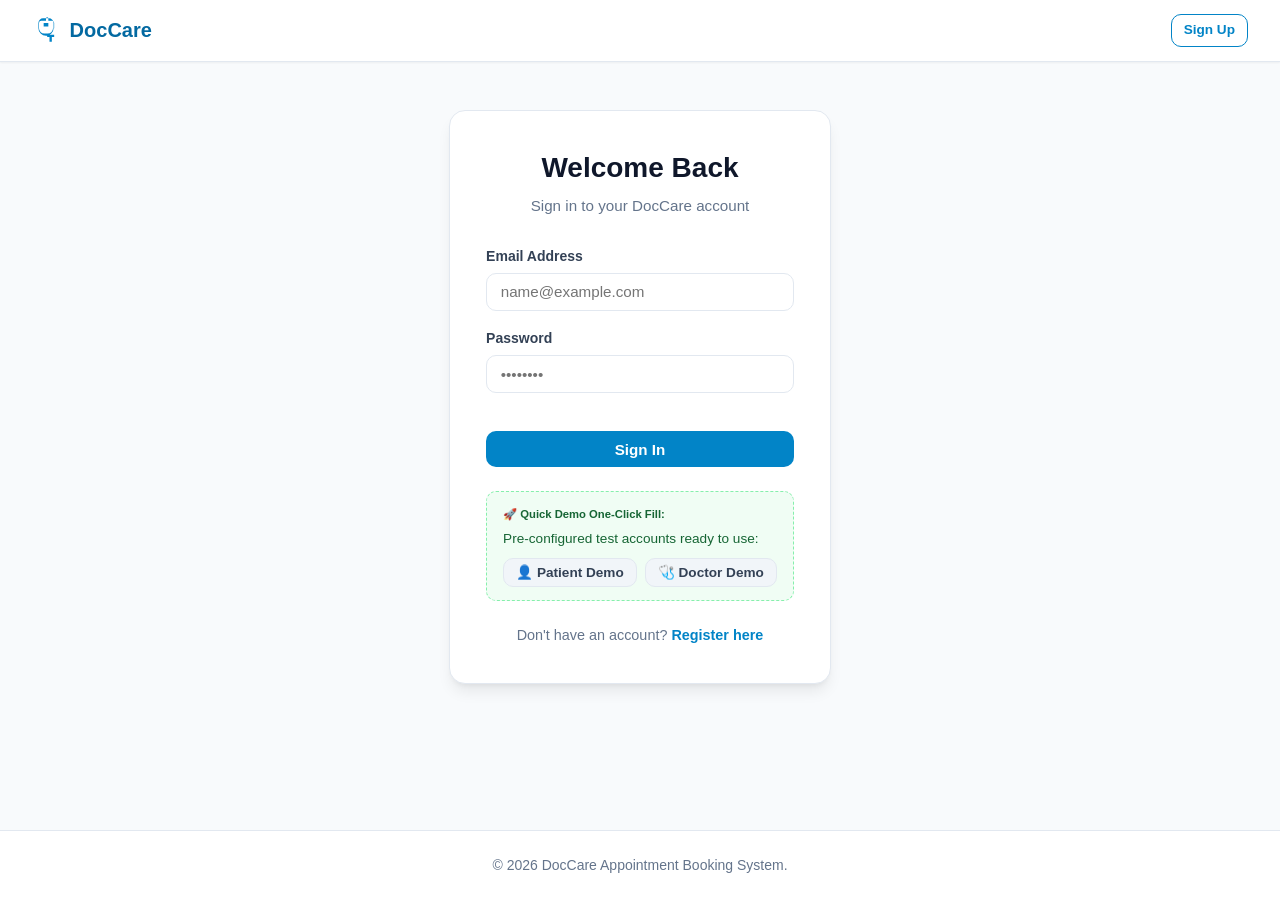
<file: frontend/doctor-dashboard.html>
<!DOCTYPE html>
<html lang="en">
<head>
    <meta charset="UTF-8">
    <meta name="viewport" content="width=device-width, initial-scale=1.0">
    <title>Doctor Portal - DocCare</title>
    <link rel="stylesheet" href="css/styles.css">
</head>
<body>

    <!-- Navbar -->
    <nav class="navbar">
        <a href="index.html" class="nav-brand">
            <svg fill="currentColor" viewBox="0 0 24 24"><path d="M19 10.5V6a2 2 0 0 0-2-2h-3V2a1 1 0 0 0-2 0v2H8a2 2 0 0 0-2 2v4.5A4.5 4.5 0 0 0 10.5 15h3A4.5 4.5 0 0 0 18 10.5M10 6h4v3h-4V6m2 11a6.5 6.5 0 0 1-6.5-6.5V6a4 4 0 0 1 4 4v4.5A6.5 6.5 0 0 1 12 17m7 1h-2v4h-2v-4h-2v-2h6v2z"/></svg>
            <span>DocCare <span style="font-size: 0.8rem; font-weight: 500; color: #64748b;">Doctor Portal</span></span>
        </a>
        <div id="nav-user-area" class="nav-links">
            <!-- Dynamically populated by api.js -->
        </div>
    </nav>

    <!-- Main Container -->
    <main class="container">
        <!-- Dashboard Greeting -->
        <div style="margin-bottom: 2rem;">
            <h1 style="font-size: 1.85rem; font-weight: 800;">Welcome, <span id="doctor-welcome-name">Doctor</span>!</h1>
            <p style="color: #64748b;">Manage patient consultation requests, issue digital prescriptions, and configure your clinic schedule.</p>
        </div>

        <!-- Dashboard Stats Grid -->
        <div class="stats-grid">
            <div class="stat-card">
                <div class="stat-icon blue">📅</div>
                <div class="stat-info">
                    <h4>Total Appointments</h4>
                    <div id="stat-total" class="stat-num">0</div>
                </div>
            </div>
            <div class="stat-card">
                <div class="stat-icon yellow">⏳</div>
                <div class="stat-info">
                    <h4>Pending Requests</h4>
                    <div id="stat-pending" class="stat-num">0</div>
                </div>
            </div>
            <div class="stat-card">
                <div class="stat-icon green">✅</div>
                <div class="stat-info">
                    <h4>Upcoming Confirmed</h4>
                    <div id="stat-confirmed" class="stat-num">0</div>
                </div>
            </div>
            <div class="stat-card">
                <div class="stat-icon purple">🩺</div>
                <div class="stat-info">
                    <h4>Completed Consults</h4>
                    <div id="stat-completed" class="stat-num">0</div>
                </div>
            </div>
        </div>

        <!-- Dashboard Tabs -->
        <div class="tabs-header">
            <button id="tab-btn-appointments" class="tab-btn active" onclick="switchDoctorTab('appointments')">📋 Appointments</button>
            <button id="tab-btn-slots" class="tab-btn" onclick="switchDoctorTab('slots')">⏰ Schedule & Slots</button>
            <button id="tab-btn-profile" class="tab-btn" onclick="switchDoctorTab('profile')">⚙️ Clinic Profile</button>
        </div>

        <!-- TAB 1: Appointments Management -->
        <section id="tab-appointments" class="tab-content" style="display: block;">
            <div style="display: flex; justify-content: space-between; align-items: center; margin-bottom: 1rem; flex-wrap: wrap; gap: 0.75rem;">
                <h3 style="font-size: 1.15rem; font-weight: 700;">Patient Appointments</h3>
                <div style="display: flex; gap: 0.5rem; align-items: center;">
                    <label style="font-size: 0.85rem; font-weight: 600; color: #475569;">Filter Status:</label>
                    <select onchange="filterAppointmentsByStatus(this.value)" class="form-control" style="width: 150px; padding: 0.4rem 0.6rem;">
                        <option value="ALL">All Statuses</option>
                        <option value="PENDING">Pending</option>
                        <option value="CONFIRMED">Confirmed</option>
                        <option value="COMPLETED">Completed</option>
                        <option value="CANCELLED">Cancelled</option>
                    </select>
                </div>
            </div>

            <div class="table-card">
                <table>
                    <thead>
                        <tr>
                            <th>ID</th>
                            <th>Patient</th>
                            <th>Date</th>
                            <th>Time</th>
                            <th>Status</th>
                            <th>Reason / Symptoms</th>
                            <th>Actions</th>
                        </tr>
                    </thead>
                    <tbody id="doctor-appointments-tbody">
                        <!-- Injected via JavaScript -->
                    </tbody>
                </table>
            </div>
        </section>

        <!-- TAB 2: Schedule & Slots Management -->
        <section id="tab-slots" class="tab-content" style="display: none;">
            <div style="display: grid; grid-template-columns: 1fr 2fr; gap: 2rem;">
                <!-- Add Custom Slot Form -->
                <div class="auth-card" style="padding: 1.5rem;">
                    <h3 style="font-size: 1.15rem; font-weight: 700; margin-bottom: 1rem;">➕ Add Availability Slot</h3>
                    <form id="add-slot-form">
                        <div class="form-group">
                            <label class="form-label" for="slot-date">Date</label>
                            <input type="date" id="slot-date" class="form-control" required>
                        </div>
                        <div class="form-group">
                            <label class="form-label" for="slot-start-time">Start Time</label>
                            <input type="time" id="slot-start-time" class="form-control" value="09:00" required>
                        </div>
                        <div class="form-group">
                            <label class="form-label" for="slot-end-time">End Time</label>
                            <input type="time" id="slot-end-time" class="form-control" value="09:30" required>
                        </div>
                        <button type="submit" class="btn btn-primary btn-block">Add Slot</button>
                    </form>
                </div>

                <!-- Existing Slots Grid -->
                <div>
                    <h3 style="font-size: 1.15rem; font-weight: 700; margin-bottom: 1rem;">Your Configured Slots</h3>
                    <div id="doctor-slots-list">
                        <!-- Injected via JavaScript -->
                    </div>
                </div>
            </div>
        </section>

        <!-- TAB 3: Clinic Profile -->
        <section id="tab-profile" class="tab-content" style="display: none;">
            <div class="auth-card" style="max-width: 650px; margin: 0 auto;">
                <h3 style="font-size: 1.25rem; font-weight: 700; margin-bottom: 1.25rem;">Doctor & Clinic Profile Settings</h3>
                <form id="doctor-profile-form">
                    <div style="display: grid; grid-template-columns: repeat(auto-fit, minmax(220px, 1fr)); gap: 1rem;">
                        <div class="form-group">
                            <label class="form-label" for="doc-name">Full Name</label>
                            <input type="text" id="doc-name" class="form-control" required>
                        </div>
                        <div class="form-group">
                            <label class="form-label" for="doc-phone">Phone Number</label>
                            <input type="text" id="doc-phone" class="form-control">
                        </div>
                        <div class="form-group">
                            <label class="form-label" for="doc-spec">Specialization</label>
                            <input type="text" id="doc-spec" class="form-control" required>
                        </div>
                        <div class="form-group">
                            <label class="form-label" for="doc-qual">Qualifications</label>
                            <input type="text" id="doc-qual" class="form-control">
                        </div>
                        <div class="form-group">
                            <label class="form-label" for="doc-exp">Years of Experience</label>
                            <input type="number" id="doc-exp" class="form-control" min="0">
                        </div>
                        <div class="form-group">
                            <label class="form-label" for="doc-fee">Consultation Fee ($)</label>
                            <input type="number" id="doc-fee" class="form-control" min="0" step="5">
                        </div>
                    </div>

                    <div class="form-group">
                        <label class="form-label" for="doc-clinic">Clinic Address / Hospital</label>
                        <input type="text" id="doc-clinic" class="form-control">
                    </div>

                    <div class="form-group">
                        <label class="form-label" for="doc-bio">Professional Biography</label>
                        <textarea id="doc-bio" class="form-control" rows="3"></textarea>
                    </div>

                    <div class="form-group">
                        <label class="form-label" for="doc-photo">Avatar / Photo URL</label>
                        <input type="url" id="doc-photo" class="form-control">
                    </div>

                    <button type="submit" class="btn btn-primary">Save Profile Updates</button>
                </form>
            </div>
        </section>
    </main>

    <!-- Complete Appointment & Issue Prescription Modal -->
    <div id="complete-modal" class="modal-overlay">
        <div class="modal-dialog">
            <div class="modal-header">
                <h3>🩺 Complete Consultation & Prescribe</h3>
                <button type="button" class="modal-close" onclick="closeCompleteModal()">✕</button>
            </div>
            <form id="complete-form">
                <div class="modal-body">
                    <p style="margin-bottom: 1rem; color: #64748b; font-size: 0.9rem;">
                        Patient: <strong id="complete-modal-patient-name" style="color: #0f172a;">Patient</strong>
                    </p>

                    <div class="form-group">
                        <label class="form-label" for="complete-notes">Clinical Observations / Diagnosis</label>
                        <textarea id="complete-notes" class="form-control" rows="3" placeholder="Enter clinical assessment, diagnosis, and patient advice..." required></textarea>
                    </div>

                    <div class="form-group">
                        <label class="form-label" for="complete-prescription">Prescription / Medications</label>
                        <textarea id="complete-prescription" class="form-control" rows="4" placeholder="e.g.&#10;1. Paracetamol 500mg - 1 tab thrice daily after meals&#10;2. Vitamin C 500mg - 1 tab daily (7 days)" required></textarea>
                    </div>
                </div>
                <div class="modal-footer">
                    <button type="button" class="btn btn-secondary" onclick="closeCompleteModal()">Cancel</button>
                    <button type="submit" id="complete-submit-btn" class="btn btn-success">Complete & Issue Prescription</button>
                </div>
            </form>
        </div>
    </div>

    <footer class="footer">
        <p>© 2026 DocCare Appointment Booking System.</p>
    </footer>

    <script src="js/api.js"></script>
    <script src="js/doctor.js"></script>
</body>
</html>
</file>
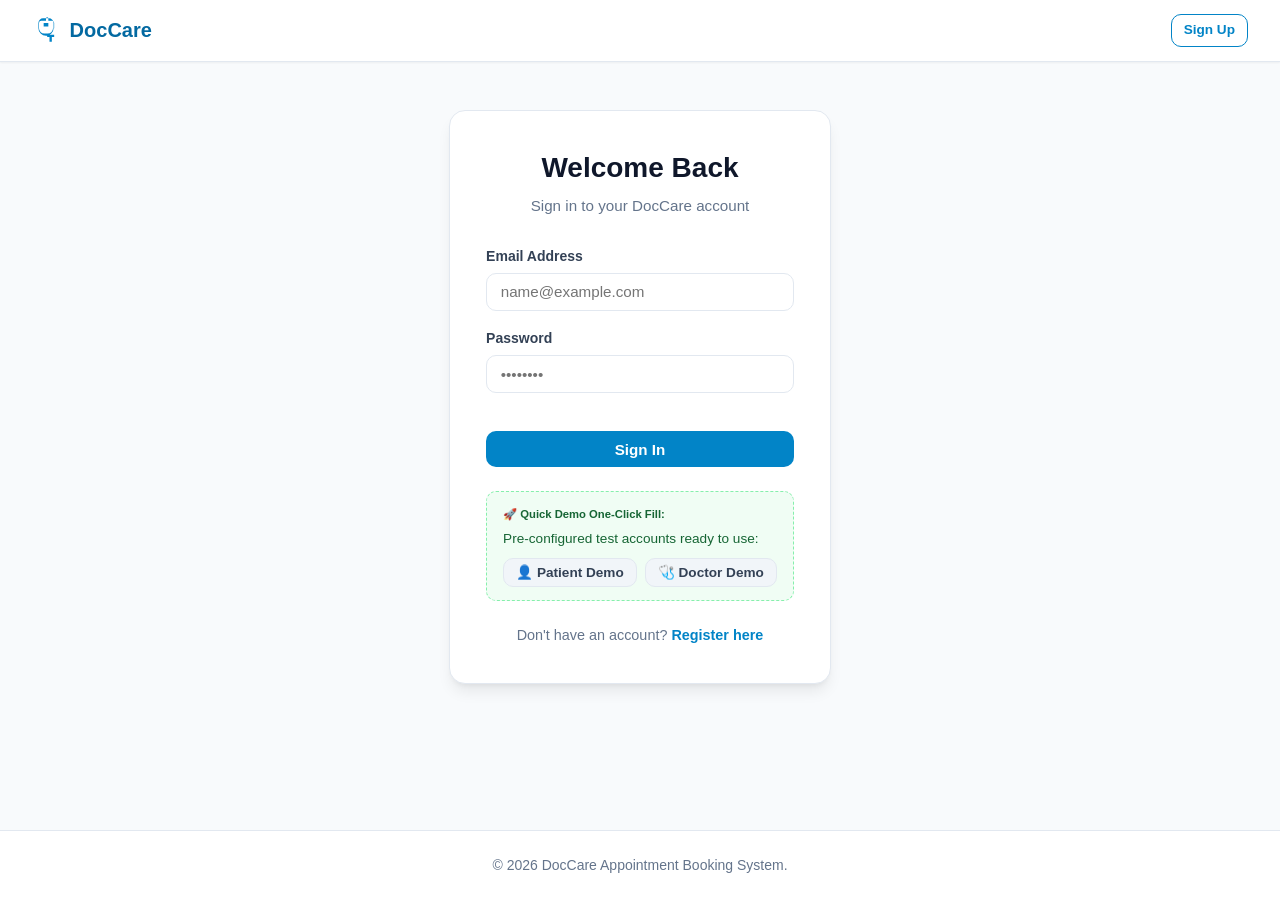
<file: frontend/login.html>
<!DOCTYPE html>
<html lang="en">
<head>
    <meta charset="UTF-8">
    <meta name="viewport" content="width=device-width, initial-scale=1.0">
    <title>Login - DocCare</title>
    <link rel="stylesheet" href="css/styles.css">
</head>
<body>

    <!-- Simple Nav -->
    <nav class="navbar">
        <a href="index.html" class="nav-brand">
            <svg fill="currentColor" viewBox="0 0 24 24"><path d="M19 10.5V6a2 2 0 0 0-2-2h-3V2a1 1 0 0 0-2 0v2H8a2 2 0 0 0-2 2v4.5A4.5 4.5 0 0 0 10.5 15h3A4.5 4.5 0 0 0 18 10.5M10 6h4v3h-4V6m2 11a6.5 6.5 0 0 1-6.5-6.5V6a4 4 0 0 1 4-4h5a4 4 0 0 1 4 4v4.5A6.5 6.5 0 0 1 12 17m7 1h-2v4h-2v-4h-2v-2h6v2z"/></svg>
            <span>DocCare</span>
        </a>
        <div>
            <a href="register.html" class="btn btn-outline btn-sm">Sign Up</a>
        </div>
    </nav>

    <div class="auth-wrapper">
        <div class="auth-card">
            <div class="auth-header">
                <h2>Welcome Back</h2>
                <p>Sign in to your DocCare account</p>
            </div>

            <form id="login-form">
                <div class="form-group">
                    <label class="form-label" for="login-email">Email Address</label>
                    <input type="email" id="login-email" class="form-control" placeholder="name@example.com" required>
                </div>

                <div class="form-group">
                    <label class="form-label" for="login-password">Password</label>
                    <input type="password" id="login-password" class="form-control" placeholder="••••••••" required>
                </div>

                <button type="submit" id="login-submit-btn" class="btn btn-primary btn-block" style="margin-top: 1.25rem;">
                    Sign In
                </button>
            </form>

            <!-- Quick Demo Credentials Box -->
            <div class="demo-credentials-box">
                <h5>🚀 Quick Demo One-Click Fill:</h5>
                <p style="color: #166534; margin-bottom: 0.5rem;">Pre-configured test accounts ready to use:</p>
                <div class="demo-btn-row">
                    <button type="button" onclick="fillDemoLogin('patient')" class="btn btn-secondary btn-sm" style="flex: 1;">
                        👤 Patient Demo
                    </button>
                    <button type="button" onclick="fillDemoLogin('doctor')" class="btn btn-secondary btn-sm" style="flex: 1;">
                        🩺 Doctor Demo
                    </button>
                </div>
            </div>

            <div style="text-align: center; margin-top: 1.5rem; font-size: 0.9rem; color: #64748b;">
                Don't have an account? <a href="register.html" style="font-weight: 600;">Register here</a>
            </div>
        </div>
    </div>

    <footer class="footer">
        <p>© 2026 DocCare Appointment Booking System.</p>
    </footer>

    <script src="js/api.js"></script>
    <script src="js/auth.js"></script>
</body>
</html>
</file>
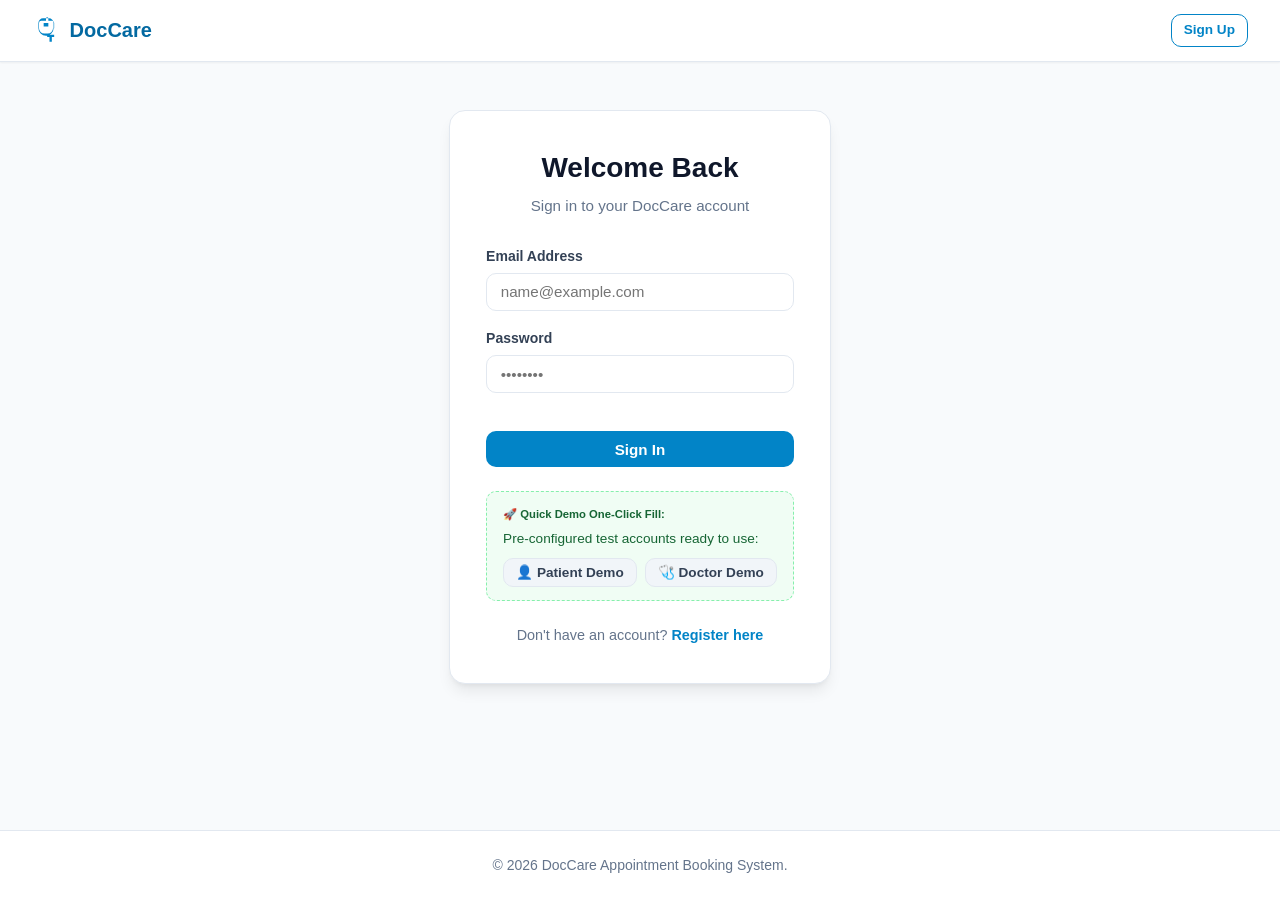
<file: frontend/patient-dashboard.html>
<!DOCTYPE html>
<html lang="en">
<head>
    <meta charset="UTF-8">
    <meta name="viewport" content="width=device-width, initial-scale=1.0">
    <title>Patient Portal - DocCare</title>
    <link rel="stylesheet" href="css/styles.css">
</head>
<body>

    <!-- Navbar -->
    <nav class="navbar">
        <a href="index.html" class="nav-brand">
            <svg fill="currentColor" viewBox="0 0 24 24"><path d="M19 10.5V6a2 2 0 0 0-2-2h-3V2a1 1 0 0 0-2 0v2H8a2 2 0 0 0-2 2v4.5A4.5 4.5 0 0 0 10.5 15h3A4.5 4.5 0 0 0 18 10.5M10 6h4v3h-4V6m2 11a6.5 6.5 0 0 1-6.5-6.5V6a4 4 0 0 1 4-4h5a4 4 0 0 1 4 4v4.5A6.5 6.5 0 0 1 12 17m7 1h-2v4h-2v-4h-2v-2h6v2z"/></svg>
            <span>DocCare</span>
        </a>
        <div id="nav-user-area" class="nav-links">
            <!-- Dynamically populated by api.js -->
        </div>
    </nav>

    <!-- Main Container -->
    <main class="container">
        <!-- Dashboard Greeting -->
        <div style="margin-bottom: 2rem;">
            <h1 style="font-size: 1.85rem; font-weight: 800;">Welcome, <span id="patient-welcome-name">Patient</span>!</h1>
            <p style="color: #64748b;">Manage your appointments, discover specialists, and access digital prescriptions.</p>
        </div>

        <!-- Dashboard Tabs -->
        <div class="tabs-header">
            <button id="tab-btn-doctors" class="tab-btn active" onclick="switchTab('doctors')">🔍 Find Doctors</button>
            <button id="tab-btn-appointments" class="tab-btn" onclick="switchTab('appointments')">📅 My Appointments</button>
            <button id="tab-btn-profile" class="tab-btn" onclick="switchTab('profile')">👤 Health Profile</button>
        </div>

        <!-- TAB 1: Find Doctors & Book -->
        <section id="tab-doctors" class="tab-content" style="display: block;">
            <!-- Search & Filter Card -->
            <form onsubmit="handleSearch(event)" class="search-filter-card">
                <div>
                    <label class="form-label">Search Doctor or Condition</label>
                    <input type="text" id="search-input" class="form-control" placeholder="Search by name, clinic, or keywords...">
                </div>
                <div>
                    <label class="form-label">Specialization</label>
                    <select id="filter-specialization" class="form-control" onchange="handleSearch(event)">
                        <option value="">All Specializations</option>
                    </select>
                </div>
                <div style="align-self: flex-end;">
                    <button type="submit" class="btn btn-primary" style="height: 40px; padding: 0 1.5rem;">
                        Search
                    </button>
                </div>
            </form>

            <!-- Doctors Grid -->
            <div id="doctors-grid" class="doctor-grid">
                <!-- Injected via JavaScript -->
            </div>
        </section>

        <!-- TAB 2: My Appointments -->
        <section id="tab-appointments" class="tab-content" style="display: none;">
            <div class="table-card">
                <table>
                    <thead>
                        <tr>
                            <th>ID</th>
                            <th>Doctor</th>
                            <th>Date</th>
                            <th>Time</th>
                            <th>Status</th>
                            <th>Reason</th>
                            <th>Action</th>
                        </tr>
                    </thead>
                    <tbody id="appointments-table-body">
                        <!-- Injected via JavaScript -->
                    </tbody>
                </table>
            </div>
        </section>

        <!-- TAB 3: Health Profile -->
        <section id="tab-profile" class="tab-content" style="display: none;">
            <div class="auth-card" style="max-width: 650px; margin: 0 auto;">
                <h3 style="font-size: 1.25rem; font-weight: 700; margin-bottom: 1.25rem;">Medical Profile & History</h3>
                <form id="profile-form">
                    <div style="display: grid; grid-template-columns: repeat(auto-fit, minmax(180px, 1fr)); gap: 1rem;">
                        <div class="form-group">
                            <label class="form-label" for="profile-dob">Date of Birth</label>
                            <input type="date" id="profile-dob" class="form-control">
                        </div>
                        <div class="form-group">
                            <label class="form-label" for="profile-gender">Gender</label>
                            <select id="profile-gender" class="form-control">
                                <option value="">Select Gender</option>
                                <option value="Male">Male</option>
                                <option value="Female">Female</option>
                                <option value="Other">Other</option>
                            </select>
                        </div>
                        <div class="form-group">
                            <label class="form-label" for="profile-blood">Blood Group</label>
                            <select id="profile-blood" class="form-control">
                                <option value="">Select Blood Group</option>
                                <option value="A+">A+</option>
                                <option value="A-">A-</option>
                                <option value="B+">B+</option>
                                <option value="B-">B-</option>
                                <option value="O+">O+</option>
                                <option value="O-">O-</option>
                                <option value="AB+">AB+</option>
                                <option value="AB-">AB-</option>
                            </select>
                        </div>
                    </div>

                    <div class="form-group">
                        <label class="form-label" for="profile-address">Address</label>
                        <input type="text" id="profile-address" class="form-control">
                    </div>

                    <div class="form-group">
                        <label class="form-label" for="profile-emergency">Emergency Contact</label>
                        <input type="text" id="profile-emergency" class="form-control">
                    </div>

                    <div class="form-group">
                        <label class="form-label" for="profile-medhistory">Medical History / Allergies</label>
                        <textarea id="profile-medhistory" class="form-control" rows="3"></textarea>
                    </div>

                    <button type="submit" class="btn btn-primary" style="margin-top: 0.5rem;">Save Profile Updates</button>
                </form>
            </div>
        </section>
    </main>

    <!-- Booking Modal -->
    <div id="booking-modal" class="modal-overlay">
        <div class="modal-dialog">
            <div class="modal-header">
                <div>
                    <h3 id="modal-doctor-name">Doctor Name</h3>
                    <span id="modal-doctor-spec" class="specialization-tag">Cardiology</span>
                    <span id="modal-doctor-fee" style="font-weight: 700; color: var(--primary); margin-left: 0.5rem;">$75</span>
                </div>
                <button type="button" class="modal-close" onclick="closeBookingModal()">✕</button>
            </div>
            <form id="booking-form">
                <div class="modal-body">
                    <div class="form-group">
                        <label class="form-label" for="booking-date">Select Appointment Date</label>
                        <input type="date" id="booking-date" class="form-control" onchange="onDateChange()" required>
                    </div>

                    <div class="form-group">
                        <label class="form-label">Select Available Time Slot</label>
                        <div id="slots-grid" class="slots-container">
                            <!-- Slot buttons injected via JS -->
                        </div>
                    </div>

                    <div class="form-group">
                        <label class="form-label" for="booking-reason">Symptoms / Reason for Visit</label>
                        <textarea id="booking-reason" class="form-control" placeholder="Describe symptoms or reason for scheduling this consultation..."></textarea>
                    </div>
                </div>
                <div class="modal-footer">
                    <button type="button" class="btn btn-secondary" onclick="closeBookingModal()">Cancel</button>
                    <button type="submit" id="confirm-booking-btn" class="btn btn-primary">Confirm Booking</button>
                </div>
            </form>
        </div>
    </div>

    <!-- Prescription / Doctor Notes Modal -->
    <div id="prescription-modal" class="modal-overlay">
        <div class="modal-dialog">
            <div class="modal-header">
                <h3>📋 Consultation Summary & Prescription</h3>
                <button type="button" class="modal-close" onclick="closePrescriptionModal()">✕</button>
            </div>
            <div class="modal-body">
                <div style="background-color: #f8fafc; border: 1px solid var(--border); border-radius: var(--radius-md); padding: 1rem; margin-bottom: 1.25rem;">
                    <div style="display: flex; justify-content: space-between; margin-bottom: 0.35rem;">
                        <span style="color: #64748b; font-size: 0.85rem;">Consulting Doctor:</span>
                        <strong id="modal-rx-doctor">Dr. Doctor</strong>
                    </div>
                    <div style="display: flex; justify-content: space-between;">
                        <span style="color: #64748b; font-size: 0.85rem;">Consultation Date:</span>
                        <strong id="modal-rx-date">2026-10-15</strong>
                    </div>
                </div>

                <div class="form-group">
                    <label class="form-label">Doctor's Clinical Notes & Remarks</label>
                    <div id="modal-rx-notes" style="background: #ffffff; border: 1px solid var(--border); border-radius: var(--radius-md); padding: 0.85rem; font-size: 0.9rem; line-height: 1.5; min-height: 60px;"></div>
                </div>

                <div class="form-group">
                    <label class="form-label">Digital Prescription & Medicines</label>
                    <pre id="modal-rx-content" style="background: #f0fdf4; border: 1px solid #bbf7d0; border-radius: var(--radius-md); padding: 0.85rem; font-family: inherit; font-size: 0.9rem; white-space: pre-wrap; line-height: 1.5; color: #166534;"></pre>
                </div>
            </div>
            <div class="modal-footer">
                <button type="button" class="btn btn-primary" onclick="window.print()">🖨️ Print Prescription</button>
                <button type="button" class="btn btn-secondary" onclick="closePrescriptionModal()">Close</button>
            </div>
        </div>
    </div>

    <footer class="footer">
        <p>© 2026 DocCare Appointment Booking System.</p>
    </footer>

    <script src="js/api.js"></script>
    <script src="js/patient.js"></script>
</body>
</html>
</file>
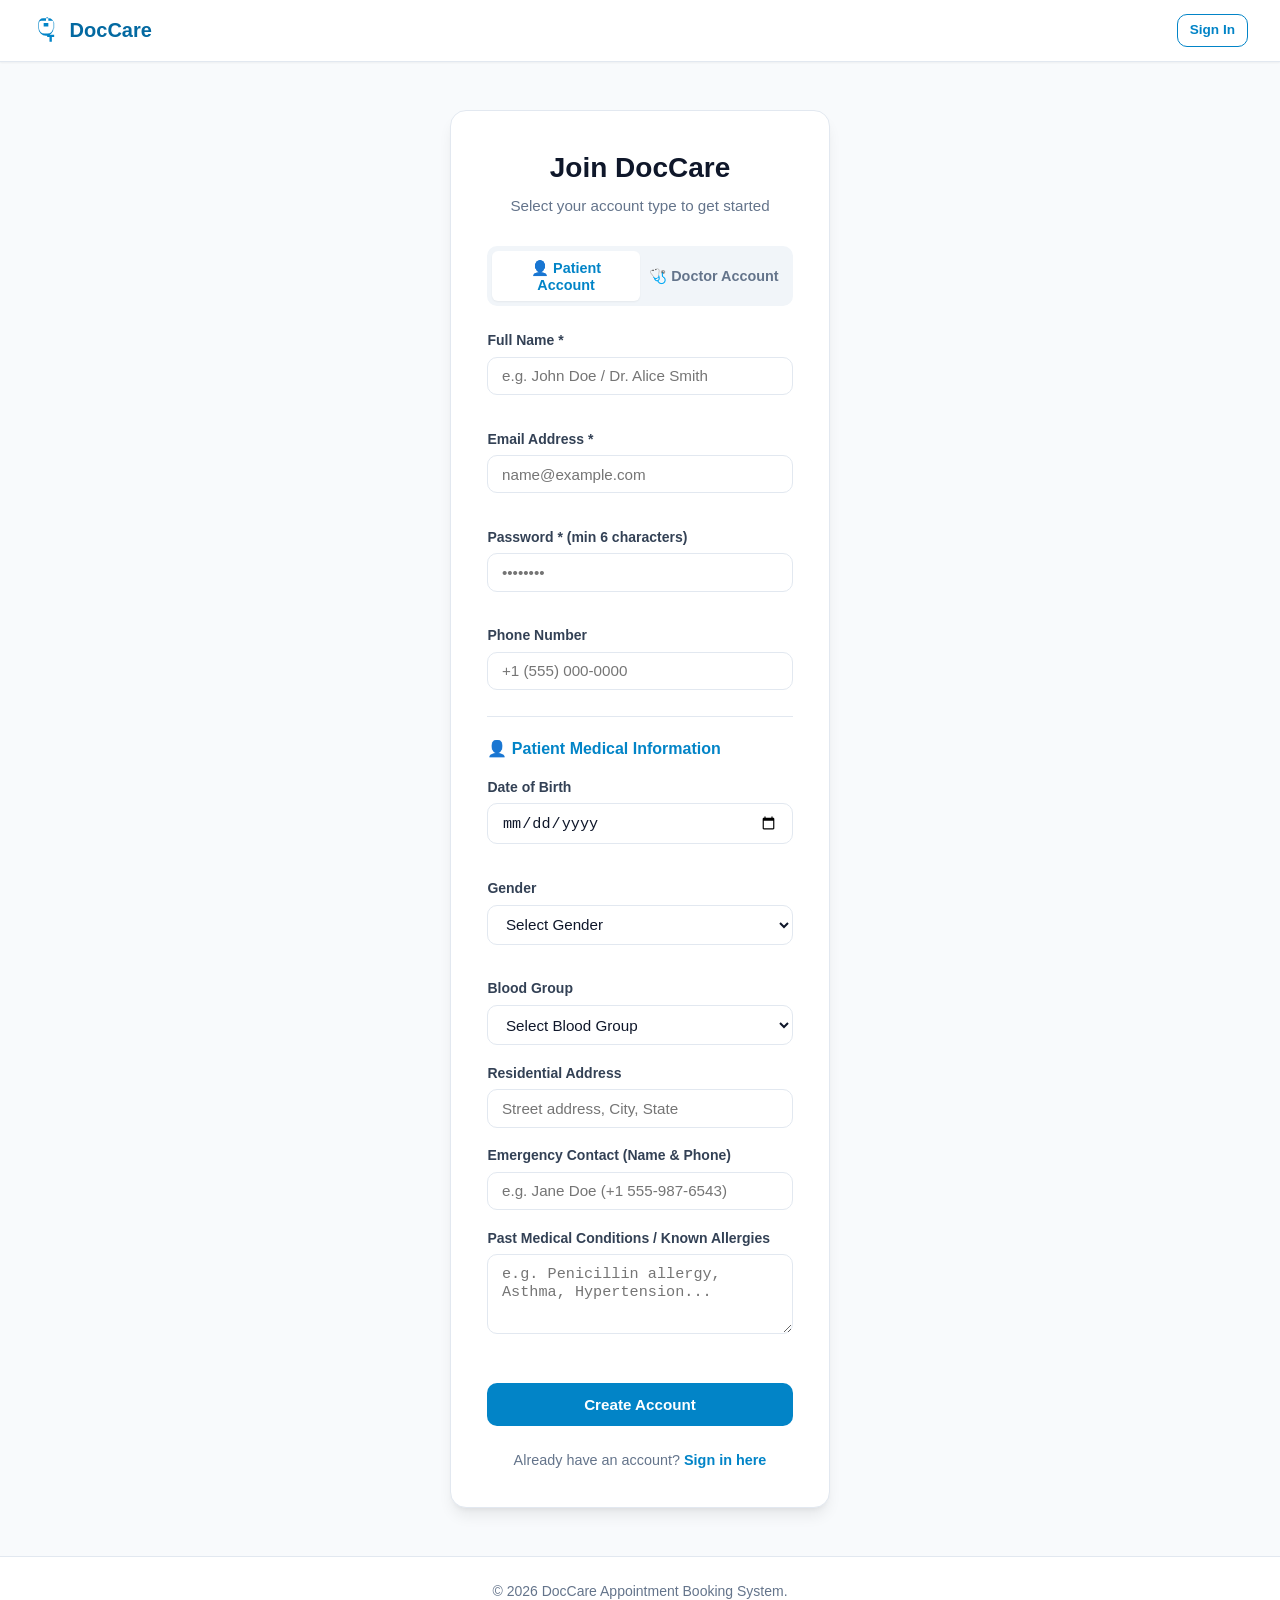
<file: frontend/register.html>
<!DOCTYPE html>
<html lang="en">
<head>
    <meta charset="UTF-8">
    <meta name="viewport" content="width=device-width, initial-scale=1.0">
    <title>Create Account - DocCare</title>
    <link rel="stylesheet" href="css/styles.css">
</head>
<body>

    <!-- Simple Nav -->
    <nav class="navbar">
        <a href="index.html" class="nav-brand">
            <svg fill="currentColor" viewBox="0 0 24 24"><path d="M19 10.5V6a2 2 0 0 0-2-2h-3V2a1 1 0 0 0-2 0v2H8a2 2 0 0 0-2 2v4.5A4.5 4.5 0 0 0 10.5 15h3A4.5 4.5 0 0 0 18 10.5M10 6h4v3h-4V6m2 11a6.5 6.5 0 0 1-6.5-6.5V6a4 4 0 0 1 4-4h5a4 4 0 0 1 4 4v4.5A6.5 6.5 0 0 1 12 17m7 1h-2v4h-2v-4h-2v-2h6v2z"/></svg>
            <span>DocCare</span>
        </a>
        <div>
            <a href="login.html" class="btn btn-outline btn-sm">Sign In</a>
        </div>
    </nav>

    <div class="auth-wrapper wide">
        <div class="auth-card">
            <div class="auth-header">
                <h2>Join DocCare</h2>
                <p>Select your account type to get started</p>
            </div>

            <!-- Role Selection Toggle -->
            <div class="role-toggle-group">
                <button type="button" id="role-btn-patient" class="role-toggle-btn active" onclick="setRegisterRole('ROLE_PATIENT')">
                    👤 Patient Account
                </button>
                <button type="button" id="role-btn-doctor" class="role-toggle-btn" onclick="setRegisterRole('ROLE_DOCTOR')">
                    🩺 Doctor Account
                </button>
            </div>

            <form id="register-form">
                <!-- Shared User Credentials -->
                <div style="display: grid; grid-template-columns: repeat(auto-fit, minmax(240px, 1fr)); gap: 1rem;">
                    <div class="form-group">
                        <label class="form-label" for="reg-name">Full Name *</label>
                        <input type="text" id="reg-name" class="form-control" placeholder="e.g. John Doe / Dr. Alice Smith" required>
                    </div>

                    <div class="form-group">
                        <label class="form-label" for="reg-email">Email Address *</label>
                        <input type="email" id="reg-email" class="form-control" placeholder="name@example.com" required>
                    </div>

                    <div class="form-group">
                        <label class="form-label" for="reg-password">Password * (min 6 characters)</label>
                        <input type="password" id="reg-password" class="form-control" placeholder="••••••••" minlength="6" required>
                    </div>

                    <div class="form-group">
                        <label class="form-label" for="reg-phone">Phone Number</label>
                        <input type="tel" id="reg-phone" class="form-control" placeholder="+1 (555) 000-0000">
                    </div>
                </div>

                <!-- Doctor-Specific Fields -->
                <div id="doctor-specific-fields" style="display: none; border-top: 1px solid var(--border); padding-top: 1.25rem; margin-top: 0.5rem;">
                    <h4 style="font-size: 1rem; color: var(--primary); margin-bottom: 1rem;">🩺 Doctor Professional Details</h4>
                    
                    <div style="display: grid; grid-template-columns: repeat(auto-fit, minmax(220px, 1fr)); gap: 1rem;">
                        <div class="form-group">
                            <label class="form-label" for="reg-spec">Specialization *</label>
                            <input type="text" id="reg-spec" class="form-control" placeholder="e.g. Cardiology, Dermatology, Pediatrics">
                        </div>

                        <div class="form-group">
                            <label class="form-label" for="reg-qual">Medical Qualifications</label>
                            <input type="text" id="reg-qual" class="form-control" placeholder="e.g. MBBS, MD, MS">
                        </div>

                        <div class="form-group">
                            <label class="form-label" for="reg-exp">Years of Experience</label>
                            <input type="number" id="reg-exp" class="form-control" min="0" placeholder="e.g. 8">
                        </div>

                        <div class="form-group">
                            <label class="form-label" for="reg-fee">Consultation Fee ($) *</label>
                            <input type="number" id="reg-fee" class="form-control" min="0" step="5" placeholder="e.g. 60">
                        </div>
                    </div>

                    <div class="form-group">
                        <label class="form-label" for="reg-clinic">Clinic Address / Hospital Name</label>
                        <input type="text" id="reg-clinic" class="form-control" placeholder="e.g. Suite 300, City Medical Plaza, New York">
                    </div>

                    <div class="form-group">
                        <label class="form-label" for="reg-bio">Professional Bio & About</label>
                        <textarea id="reg-bio" class="form-control" placeholder="Brief summary of your clinical expertise and background..."></textarea>
                    </div>

                    <div class="form-group">
                        <label class="form-label" for="reg-photo">Profile Photo Image URL (Optional)</label>
                        <input type="url" id="reg-photo" class="form-control" placeholder="https://example.com/avatar.jpg">
                    </div>
                </div>

                <!-- Patient-Specific Fields -->
                <div id="patient-specific-fields" style="border-top: 1px solid var(--border); padding-top: 1.25rem; margin-top: 0.5rem;">
                    <h4 style="font-size: 1rem; color: var(--primary); margin-bottom: 1rem;">👤 Patient Medical Information</h4>
                    
                    <div style="display: grid; grid-template-columns: repeat(auto-fit, minmax(180px, 1fr)); gap: 1rem;">
                        <div class="form-group">
                            <label class="form-label" for="reg-dob">Date of Birth</label>
                            <input type="date" id="reg-dob" class="form-control">
                        </div>

                        <div class="form-group">
                            <label class="form-label" for="reg-gender">Gender</label>
                            <select id="reg-gender" class="form-control">
                                <option value="">Select Gender</option>
                                <option value="Male">Male</option>
                                <option value="Female">Female</option>
                                <option value="Other">Other</option>
                            </select>
                        </div>

                        <div class="form-group">
                            <label class="form-label" for="reg-blood">Blood Group</label>
                            <select id="reg-blood" class="form-control">
                                <option value="">Select Blood Group</option>
                                <option value="A+">A+</option>
                                <option value="A-">A-</option>
                                <option value="B+">B+</option>
                                <option value="B-">B-</option>
                                <option value="O+">O+</option>
                                <option value="O-">O-</option>
                                <option value="AB+">AB+</option>
                                <option value="AB-">AB-</option>
                            </select>
                        </div>
                    </div>

                    <div class="form-group">
                        <label class="form-label" for="reg-address">Residential Address</label>
                        <input type="text" id="reg-address" class="form-control" placeholder="Street address, City, State">
                    </div>

                    <div class="form-group">
                        <label class="form-label" for="reg-emergency">Emergency Contact (Name & Phone)</label>
                        <input type="text" id="reg-emergency" class="form-control" placeholder="e.g. Jane Doe (+1 555-987-6543)">
                    </div>

                    <div class="form-group">
                        <label class="form-label" for="reg-medhistory">Past Medical Conditions / Known Allergies</label>
                        <textarea id="reg-medhistory" class="form-control" placeholder="e.g. Penicillin allergy, Asthma, Hypertension..."></textarea>
                    </div>
                </div>

                <button type="submit" id="reg-submit-btn" class="btn btn-primary btn-block" style="margin-top: 1.5rem; padding: 0.75rem;">
                    Create Account
                </button>
            </form>

            <div style="text-align: center; margin-top: 1.5rem; font-size: 0.9rem; color: #64748b;">
                Already have an account? <a href="login.html" style="font-weight: 600;">Sign in here</a>
            </div>
        </div>
    </div>

    <footer class="footer">
        <p>© 2026 DocCare Appointment Booking System.</p>
    </footer>

    <script src="js/api.js"></script>
    <script src="js/auth.js"></script>
</body>
</html>
</file>
<file: frontend/css/styles.css>
/* ===================================================================
   Doctor Appointment Booking System - Main Stylesheet
   Modern, Clean Healthcare UI Theme
   =================================================================== */

:root {
  --primary: #0284c7;
  --primary-hover: #0369a1;
  --primary-light: #e0f2fe;
  --secondary: #0d9488;
  --secondary-hover: #0f766e;
  --text-main: #0f172a;
  --text-muted: #64748b;
  --bg-main: #f8fafc;
  --bg-card: #ffffff;
  --border: #e2e8f0;
  --border-focus: #38bdf8;
  --radius-sm: 6px;
  --radius-md: 10px;
  --radius-lg: 16px;
  --radius-full: 9999px;
  --shadow-sm: 0 1px 2px 0 rgb(0 0 0 / 0.05);
  --shadow-md: 0 4px 6px -1px rgb(0 0 0 / 0.07), 0 2px 4px -2px rgb(0 0 0 / 0.07);
  --shadow-lg: 0 10px 15px -3px rgb(0 0 0 / 0.08), 0 4px 6px -4px rgb(0 0 0 / 0.08);
  --success: #10b981;
  --success-bg: #d1fae5;
  --warning: #f59e0b;
  --warning-bg: #fef3c7;
  --danger: #ef4444;
  --danger-bg: #fee2e2;
  --info: #3b82f6;
  --info-bg: #dbeafe;
}

* {
  box-sizing: border-box;
  margin: 0;
  padding: 0;
}

body {
  font-family: -apple-system, BlinkMacSystemFont, "Segoe UI", Roboto, Helvetica, Arial, sans-serif;
  color: var(--text-main);
  background-color: var(--bg-main);
  line-height: 1.5;
  min-height: 100vh;
  display: flex;
  flex-direction: column;
}

a {
  color: var(--primary);
  text-decoration: none;
  transition: color 0.2s ease;
}

a:hover {
  color: var(--primary-hover);
}

/* -------------------------------------------------------------------
   Navbar
   ------------------------------------------------------------------- */
.navbar {
  background-color: var(--bg-card);
  border-bottom: 1px solid var(--border);
  padding: 0.85rem 2rem;
  display: flex;
  align-items: center;
  justify-content: space-between;
  position: sticky;
  top: 0;
  z-index: 50;
  box-shadow: var(--shadow-sm);
}

.nav-brand {
  display: flex;
  align-items: center;
  gap: 0.6rem;
  font-weight: 700;
  font-size: 1.25rem;
  color: var(--primary-hover);
}

.nav-brand svg {
  width: 28px;
  height: 28px;
  color: var(--primary);
}

.nav-links {
  display: flex;
  align-items: center;
  gap: 1.25rem;
  list-style: none;
}

.nav-links a {
  color: var(--text-muted);
  font-weight: 500;
  font-size: 0.95rem;
  padding: 0.4rem 0.6rem;
  border-radius: var(--radius-sm);
}

.nav-links a:hover, .nav-links a.active {
  color: var(--primary);
  background-color: var(--primary-light);
}

.user-badge {
  display: flex;
  align-items: center;
  gap: 0.6rem;
  padding: 0.35rem 0.75rem;
  background-color: var(--bg-main);
  border: 1px solid var(--border);
  border-radius: var(--radius-full);
  font-size: 0.85rem;
  font-weight: 600;
}

.role-pill {
  font-size: 0.7rem;
  padding: 0.15rem 0.5rem;
  border-radius: var(--radius-full);
  text-transform: uppercase;
  letter-spacing: 0.05em;
  font-weight: 700;
}

.role-pill.doctor {
  background-color: #e0e7ff;
  color: #3730a3;
}

.role-pill.patient {
  background-color: #d1fae5;
  color: #065f46;
}

/* -------------------------------------------------------------------
   Buttons & Inputs
   ------------------------------------------------------------------- */
.btn {
  display: inline-flex;
  align-items: center;
  justify-content: center;
  gap: 0.5rem;
  padding: 0.55rem 1.15rem;
  font-size: 0.95rem;
  font-weight: 600;
  border-radius: var(--radius-md);
  border: 1px solid transparent;
  cursor: pointer;
  transition: all 0.2s ease;
  white-space: nowrap;
}

.btn-primary {
  background-color: var(--primary);
  color: #ffffff;
}

.btn-primary:hover {
  background-color: var(--primary-hover);
  color: #ffffff;
  box-shadow: 0 4px 10px rgba(2, 132, 199, 0.25);
}

.btn-secondary {
  background-color: #f1f5f9;
  color: #334155;
  border-color: var(--border);
}

.btn-secondary:hover {
  background-color: #e2e8f0;
}

.btn-outline {
  background-color: transparent;
  border-color: var(--primary);
  color: var(--primary);
}

.btn-outline:hover {
  background-color: var(--primary-light);
}

.btn-danger {
  background-color: #fee2e2;
  color: #b91c1c;
  border-color: #fca5a5;
}

.btn-danger:hover {
  background-color: #ef4444;
  color: white;
}

.btn-success {
  background-color: #10b981;
  color: white;
}

.btn-success:hover {
  background-color: #059669;
}

.btn-sm {
  padding: 0.35rem 0.75rem;
  font-size: 0.85rem;
}

.btn-block {
  width: 100%;
}

.form-group {
  margin-bottom: 1.1rem;
}

.form-label {
  display: block;
  font-size: 0.875rem;
  font-weight: 600;
  color: #334155;
  margin-bottom: 0.35rem;
}

.form-control {
  width: 100%;
  padding: 0.6rem 0.85rem;
  font-size: 0.95rem;
  color: var(--text-main);
  background-color: #ffffff;
  border: 1px solid var(--border);
  border-radius: var(--radius-md);
  transition: border-color 0.2s, box-shadow 0.2s;
}

.form-control:focus {
  outline: none;
  border-color: var(--border-focus);
  box-shadow: 0 0 0 3px rgba(56, 189, 248, 0.25);
}

textarea.form-control {
  resize: vertical;
  min-height: 80px;
}

/* -------------------------------------------------------------------
   Layout Container
   ------------------------------------------------------------------- */
.container {
  width: 100%;
  max-width: 1200px;
  margin: 0 auto;
  padding: 2rem 1.5rem;
  flex: 1;
}

/* -------------------------------------------------------------------
   Hero Section (Landing page)
   ------------------------------------------------------------------- */
.hero {
  background: linear-gradient(135deg, #0284c7 0%, #0369a1 50%, #0f766e 100%);
  color: #ffffff;
  padding: 4.5rem 1.5rem 3.5rem;
  border-radius: var(--radius-lg);
  margin-bottom: 2.5rem;
  text-align: center;
  position: relative;
  overflow: hidden;
  box-shadow: var(--shadow-lg);
}

.hero h1 {
  font-size: 2.75rem;
  font-weight: 800;
  margin-bottom: 1rem;
  line-height: 1.2;
}

.hero p {
  font-size: 1.2rem;
  max-width: 650px;
  margin: 0 auto 2rem;
  opacity: 0.92;
}

.hero-actions {
  display: flex;
  gap: 1rem;
  justify-content: center;
  flex-wrap: wrap;
}

.hero-btn {
  background-color: #ffffff;
  color: var(--primary-hover);
  padding: 0.75rem 1.6rem;
  font-size: 1.05rem;
  font-weight: 700;
  border-radius: var(--radius-full);
}

.hero-btn:hover {
  background-color: #f8fafc;
  transform: translateY(-2px);
  box-shadow: 0 10px 20px rgba(0, 0, 0, 0.15);
}

/* -------------------------------------------------------------------
   Search & Filter Bar
   ------------------------------------------------------------------- */
.search-filter-card {
  background-color: var(--bg-card);
  padding: 1.25rem 1.5rem;
  border-radius: var(--radius-lg);
  border: 1px solid var(--border);
  box-shadow: var(--shadow-md);
  margin-bottom: 2rem;
  display: grid;
  grid-template-columns: 2fr 1fr auto;
  gap: 1rem;
  align-items: center;
}

@media (max-width: 768px) {
  .search-filter-card {
    grid-template-columns: 1fr;
  }
}

/* -------------------------------------------------------------------
   Doctor Cards Grid
   ------------------------------------------------------------------- */
.doctor-grid {
  display: grid;
  grid-template-columns: repeat(auto-fill, minmax(320px, 1fr));
  gap: 1.5rem;
  margin-bottom: 2.5rem;
}

.doctor-card {
  background-color: var(--bg-card);
  border-radius: var(--radius-lg);
  border: 1px solid var(--border);
  overflow: hidden;
  box-shadow: var(--shadow-sm);
  transition: transform 0.2s ease, box-shadow 0.2s ease;
  display: flex;
  flex-direction: column;
}

.doctor-card:hover {
  transform: translateY(-4px);
  box-shadow: var(--shadow-lg);
  border-color: #cbd5e1;
}

.doctor-card-header {
  padding: 1.25rem;
  display: flex;
  gap: 1rem;
  align-items: center;
}

.doctor-avatar {
  width: 72px;
  height: 72px;
  border-radius: 50%;
  object-fit: cover;
  border: 3px solid var(--primary-light);
}

.doctor-info h3 {
  font-size: 1.15rem;
  font-weight: 700;
  color: var(--text-main);
  margin-bottom: 0.15rem;
}

.specialization-tag {
  display: inline-block;
  background-color: var(--primary-light);
  color: var(--primary-hover);
  padding: 0.2rem 0.6rem;
  font-size: 0.75rem;
  font-weight: 700;
  border-radius: var(--radius-full);
  margin-bottom: 0.35rem;
}

.doctor-rating {
  font-size: 0.85rem;
  color: #f59e0b;
  font-weight: 600;
  display: flex;
  align-items: center;
  gap: 0.3rem;
}

.doctor-card-body {
  padding: 0 1.25rem 1.25rem;
  flex: 1;
  display: flex;
  flex-direction: column;
  justify-content: space-between;
}

.doctor-meta-row {
  display: flex;
  justify-content: space-between;
  margin-bottom: 0.75rem;
  font-size: 0.85rem;
  color: var(--text-muted);
}

.doctor-fee {
  font-size: 1.1rem;
  font-weight: 700;
  color: var(--primary-hover);
}

.doctor-bio {
  font-size: 0.875rem;
  color: var(--text-muted);
  margin-bottom: 1rem;
  line-height: 1.4;
  display: -webkit-box;
  -webkit-line-clamp: 2;
  -webkit-box-orient: vertical;
  overflow: hidden;
}

.doctor-address {
  font-size: 0.8rem;
  color: var(--text-muted);
  margin-bottom: 1rem;
  display: flex;
  align-items: flex-start;
  gap: 0.35rem;
}

/* -------------------------------------------------------------------
   Dashboard Stats Bar
   ------------------------------------------------------------------- */
.stats-grid {
  display: grid;
  grid-template-columns: repeat(auto-fit, minmax(220px, 1fr));
  gap: 1.25rem;
  margin-bottom: 2rem;
}

.stat-card {
  background-color: var(--bg-card);
  padding: 1.25rem;
  border-radius: var(--radius-lg);
  border: 1px solid var(--border);
  box-shadow: var(--shadow-sm);
  display: flex;
  align-items: center;
  gap: 1rem;
}

.stat-icon {
  width: 50px;
  height: 50px;
  border-radius: var(--radius-md);
  display: flex;
  align-items: center;
  justify-content: center;
  font-size: 1.5rem;
}

.stat-icon.blue { background-color: #e0f2fe; color: #0284c7; }
.stat-icon.green { background-color: #d1fae5; color: #10b981; }
.stat-icon.yellow { background-color: #fef3c7; color: #d97706; }
.stat-icon.purple { background-color: #f3e8ff; color: #9333ea; }

.stat-info h4 {
  font-size: 0.85rem;
  color: var(--text-muted);
  font-weight: 600;
}

.stat-info .stat-num {
  font-size: 1.65rem;
  font-weight: 800;
  color: var(--text-main);
  line-height: 1.1;
}

/* -------------------------------------------------------------------
   Tabs
   ------------------------------------------------------------------- */
.tabs-header {
  display: flex;
  gap: 0.5rem;
  border-bottom: 2px solid var(--border);
  margin-bottom: 1.5rem;
}

.tab-btn {
  background: transparent;
  border: none;
  outline: none;
  padding: 0.65rem 1.25rem;
  font-size: 0.95rem;
  font-weight: 600;
  color: var(--text-muted);
  cursor: pointer;
  position: relative;
  transition: color 0.2s ease;
}

.tab-btn:hover {
  color: var(--primary);
}

.tab-btn.active {
  color: var(--primary);
}

.tab-btn.active::after {
  content: "";
  position: absolute;
  bottom: -2px;
  left: 0;
  right: 0;
  height: 2px;
  background-color: var(--primary);
}

/* -------------------------------------------------------------------
   Tables
   ------------------------------------------------------------------- */
.table-card {
  background-color: var(--bg-card);
  border-radius: var(--radius-lg);
  border: 1px solid var(--border);
  box-shadow: var(--shadow-sm);
  overflow-x: auto;
}

table {
  width: 100%;
  border-collapse: collapse;
  text-align: left;
}

thead th {
  background-color: #f8fafc;
  padding: 0.85rem 1.15rem;
  font-size: 0.8rem;
  font-weight: 700;
  color: #475569;
  text-transform: uppercase;
  letter-spacing: 0.05em;
  border-bottom: 1px solid var(--border);
}

tbody td {
  padding: 1rem 1.15rem;
  border-bottom: 1px solid var(--border);
  font-size: 0.9rem;
  vertical-align: middle;
}

tbody tr:last-child td {
  border-bottom: none;
}

tbody tr:hover {
  background-color: #f8fafc;
}

/* Status Badges */
.badge {
  display: inline-block;
  padding: 0.25rem 0.65rem;
  border-radius: var(--radius-full);
  font-size: 0.75rem;
  font-weight: 700;
  text-transform: uppercase;
}

.badge-confirmed { background-color: var(--success-bg); color: #065f46; }
.badge-pending   { background-color: var(--warning-bg); color: #92400e; }
.badge-completed { background-color: var(--info-bg);    color: #1e40af; }
.badge-cancelled { background-color: var(--danger-bg);  color: #991b1b; }

/* -------------------------------------------------------------------
   Auth Card (Login & Register)
   ------------------------------------------------------------------- */
.auth-wrapper {
  max-width: 480px;
  margin: 3rem auto;
  padding: 0 1rem;
}

.auth-wrapper.wide {
  max-width: 680px;
}

.auth-card {
  background-color: var(--bg-card);
  padding: 2.25rem;
  border-radius: var(--radius-lg);
  border: 1px solid var(--border);
  box-shadow: var(--shadow-lg);
}

.auth-header {
  text-align: center;
  margin-bottom: 1.75rem;
}

.auth-header h2 {
  font-size: 1.75rem;
  font-weight: 800;
  color: var(--text-main);
  margin-bottom: 0.4rem;
}

.auth-header p {
  color: var(--text-muted);
  font-size: 0.95rem;
}

.role-toggle-group {
  display: flex;
  background-color: #f1f5f9;
  padding: 0.3rem;
  border-radius: var(--radius-md);
  margin-bottom: 1.5rem;
}

.role-toggle-btn {
  flex: 1;
  padding: 0.55rem;
  border: none;
  background: transparent;
  font-weight: 600;
  font-size: 0.9rem;
  color: var(--text-muted);
  border-radius: var(--radius-sm);
  cursor: pointer;
  transition: all 0.2s ease;
}

.role-toggle-btn.active {
  background-color: #ffffff;
  color: var(--primary);
  box-shadow: var(--shadow-sm);
}

.demo-credentials-box {
  background-color: #f0fdf4;
  border: 1px dashed #86efac;
  border-radius: var(--radius-md);
  padding: 0.85rem 1rem;
  margin-top: 1.5rem;
  font-size: 0.85rem;
}

.demo-credentials-box h5 {
  color: #166534;
  font-weight: 700;
  margin-bottom: 0.4rem;
}

.demo-btn-row {
  display: flex;
  gap: 0.5rem;
  margin-top: 0.5rem;
}

/* -------------------------------------------------------------------
   Modal Dialogs
   ------------------------------------------------------------------- */
.modal-overlay {
  position: fixed;
  top: 0;
  left: 0;
  right: 0;
  bottom: 0;
  background-color: rgba(15, 23, 42, 0.6);
  backdrop-filter: blur(4px);
  display: none;
  align-items: center;
  justify-content: center;
  z-index: 100;
  padding: 1rem;
}

.modal-overlay.open {
  display: flex;
}

.modal-dialog {
  background-color: var(--bg-card);
  border-radius: var(--radius-lg);
  max-width: 560px;
  width: 100%;
  max-height: 90vh;
  overflow-y: auto;
  box-shadow: var(--shadow-lg);
  border: 1px solid var(--border);
  animation: modalIn 0.2s ease-out;
}

@keyframes modalIn {
  from {
    transform: scale(0.96) translateY(10px);
    opacity: 0;
  }
  to {
    transform: scale(1) translateY(0);
    opacity: 1;
  }
}

.modal-header {
  padding: 1.25rem 1.5rem;
  border-bottom: 1px solid var(--border);
  display: flex;
  align-items: center;
  justify-content: space-between;
}

.modal-header h3 {
  font-size: 1.25rem;
  font-weight: 700;
}

.modal-close {
  background: transparent;
  border: none;
  font-size: 1.4rem;
  color: var(--text-muted);
  cursor: pointer;
  line-height: 1;
}

.modal-body {
  padding: 1.5rem;
}

.modal-footer {
  padding: 1rem 1.5rem;
  border-top: 1px solid var(--border);
  display: flex;
  justify-content: flex-end;
  gap: 0.75rem;
  background-color: #f8fafc;
  border-radius: 0 0 var(--radius-lg) var(--radius-lg);
}

/* Slot Picker Grid */
.slots-container {
  display: grid;
  grid-template-columns: repeat(auto-fill, minmax(85px, 1fr));
  gap: 0.5rem;
  margin-top: 0.5rem;
  max-height: 160px;
  overflow-y: auto;
  padding: 0.25rem;
}

.slot-btn {
  padding: 0.45rem 0.2rem;
  background-color: #f1f5f9;
  border: 1px solid var(--border);
  border-radius: var(--radius-sm);
  font-size: 0.85rem;
  font-weight: 600;
  color: #334155;
  cursor: pointer;
  text-align: center;
  transition: all 0.15s ease;
}

.slot-btn:hover:not(:disabled) {
  border-color: var(--primary);
  background-color: var(--primary-light);
  color: var(--primary);
}

.slot-btn.selected {
  background-color: var(--primary);
  color: #ffffff;
  border-color: var(--primary);
}

.slot-btn:disabled {
  background-color: #e2e8f0;
  color: #94a3b8;
  cursor: not-allowed;
  text-decoration: line-through;
  opacity: 0.6;
}

/* -------------------------------------------------------------------
   Toast Notifications
   ------------------------------------------------------------------- */
#toast-container {
  position: fixed;
  bottom: 1.5rem;
  right: 1.5rem;
  z-index: 200;
  display: flex;
  flex-direction: column;
  gap: 0.5rem;
}

.toast {
  padding: 0.85rem 1.25rem;
  border-radius: var(--radius-md);
  box-shadow: var(--shadow-lg);
  font-size: 0.9rem;
  font-weight: 600;
  color: #ffffff;
  display: flex;
  align-items: center;
  gap: 0.5rem;
  min-width: 280px;
  animation: slideIn 0.3s ease;
}

@keyframes slideIn {
  from { transform: translateX(100%); opacity: 0; }
  to { transform: translateX(0); opacity: 1; }
}

.toast-success { background-color: #059669; }
.toast-error   { background-color: #dc2626; }
.toast-info    { background-color: #0284c7; }

/* -------------------------------------------------------------------
   Footer
   ------------------------------------------------------------------- */
.footer {
  margin-top: auto;
  border-top: 1px solid var(--border);
  background-color: #ffffff;
  padding: 1.5rem 2rem;
  text-align: center;
  font-size: 0.875rem;
  color: var(--text-muted);
}
</file>
